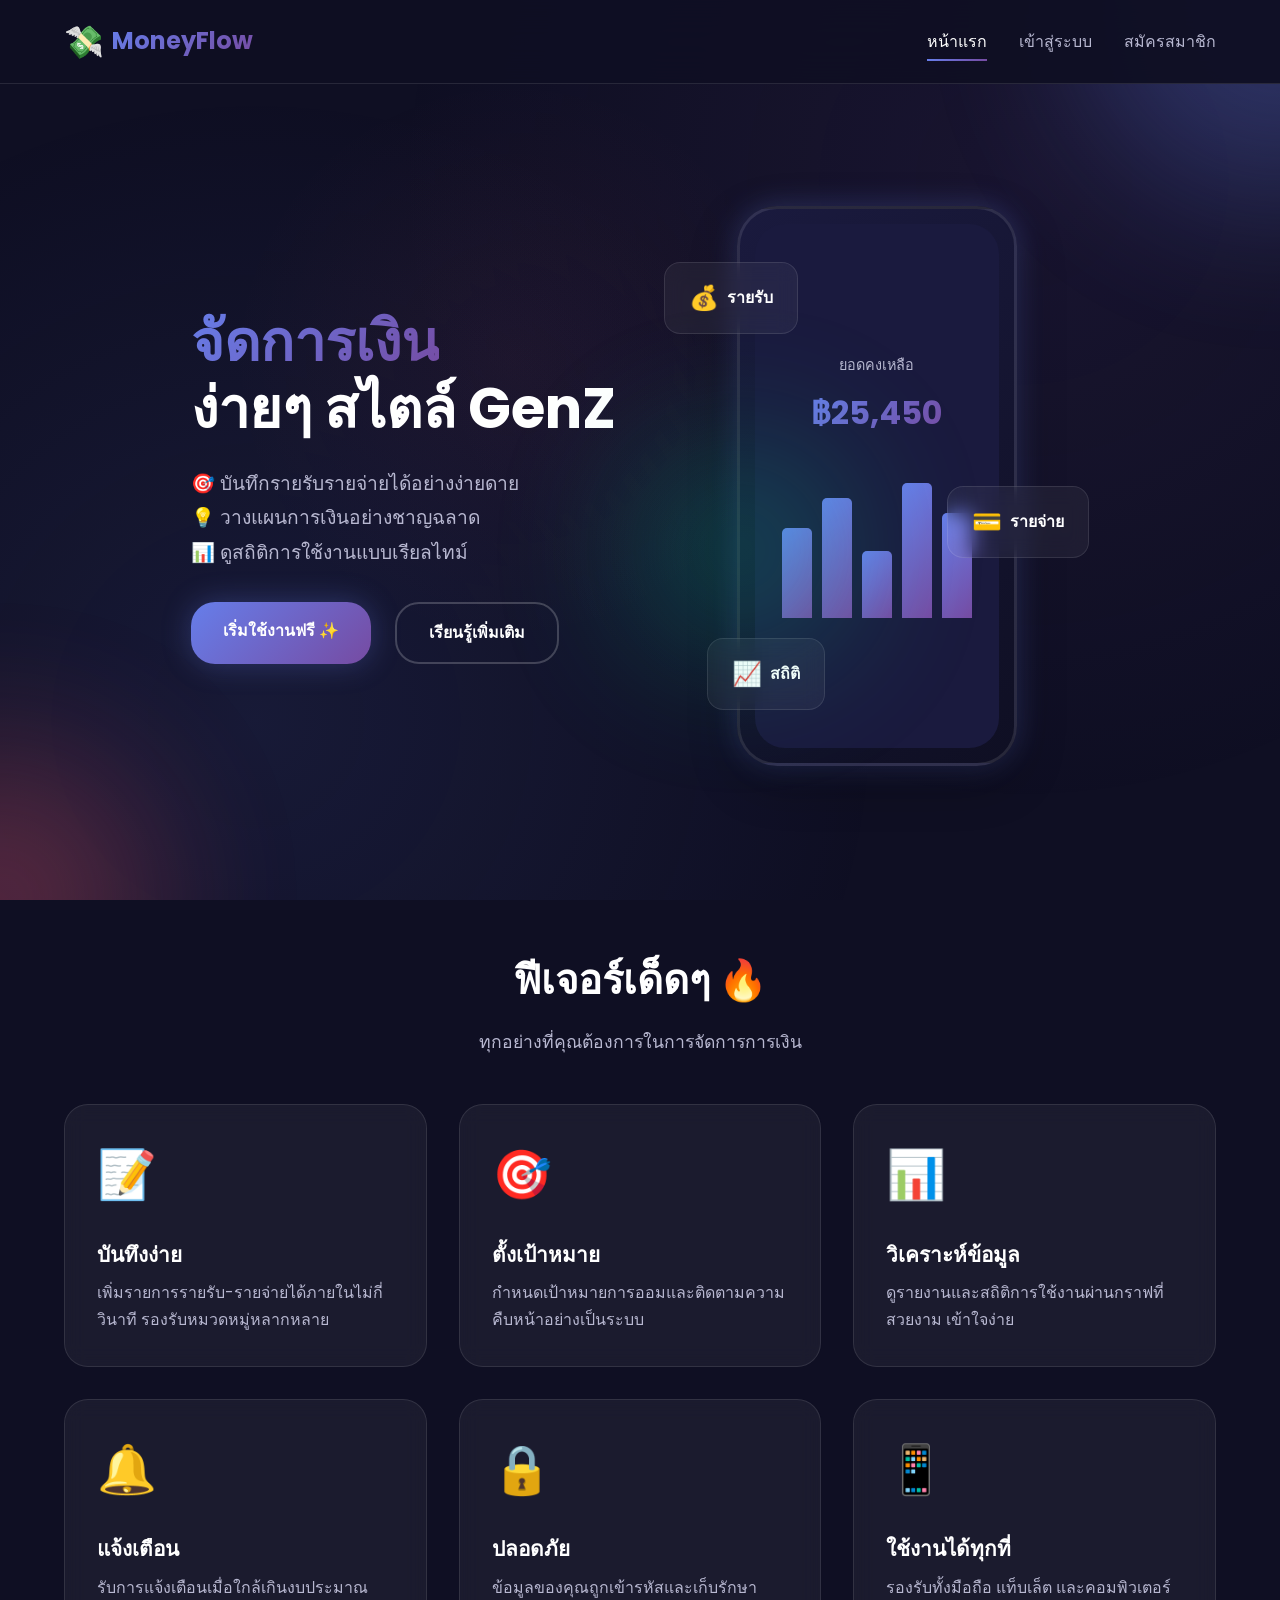
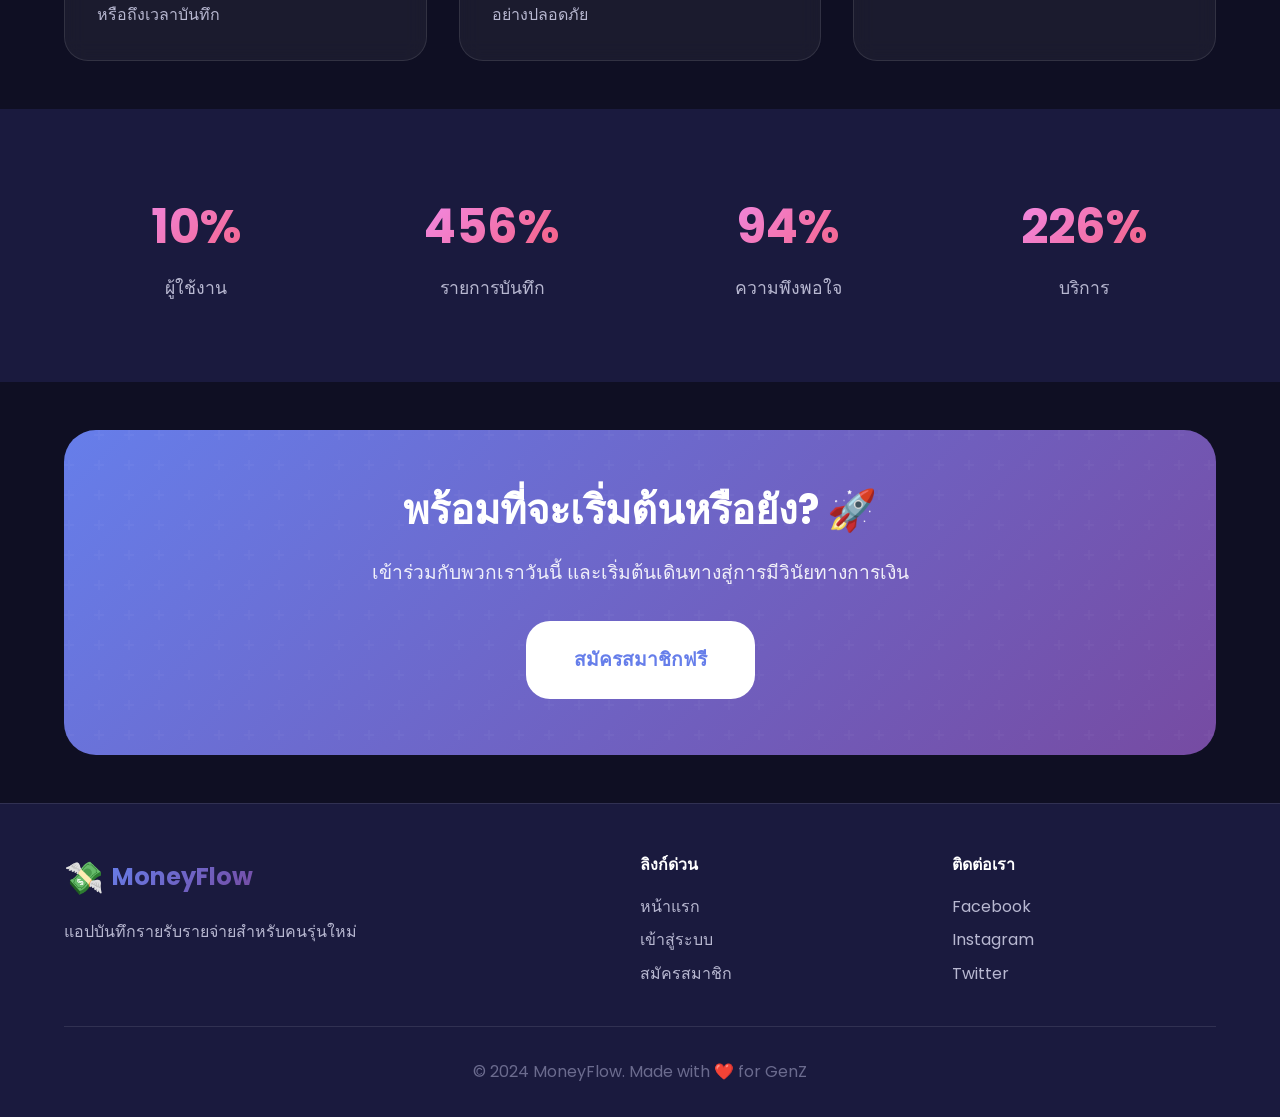
<file: src/index.html>
<!DOCTYPE html>
<html lang="th">
<head>
    <meta charset="UTF-8">
    <meta name="viewport" content="width=device-width, initial-scale=1.0">
    <title>MoneyFlow - บันทึกรายรับรายจ่ายสไตล์ GenZ</title>
    <link rel="preconnect" href="https://fonts.googleapis.com">
    <link rel="preconnect" href="https://fonts.gstatic.com" crossorigin>
    <link href="https://fonts.googleapis.com/css2?family=Kanit:wght@300;400;500;600;700&family=Poppins:wght@300;400;500;600;700&display=swap" rel="stylesheet">
    <link rel="stylesheet" href="styles.css">
</head>
<body>
    <!-- Navigation -->
    <nav class="navbar">
        <div class="nav-container">
            <div class="logo">
                <span class="logo-icon">💸</span>
                <span class="logo-text">MoneyFlow</span>
            </div>
            <ul class="nav-links">
                <li><a href="index.html" class="active">หน้าแรก</a></li>
                <li><a href="login.html">เข้าสู่ระบบ</a></li>
                <li><a href="register.html">สมัครสมาชิก</a></li>
            </ul>
            <div class="hamburger">
                <span></span>
                <span></span>
                <span></span>
            </div>
        </div>
    </nav>

    <!-- Hero Section -->
    <section class="hero">
        <div class="hero-container">
            <div class="hero-content">
                <h1 class="hero-title">
                    <span class="gradient-text">จัดการเงิน</span><br>
                    ง่ายๆ สไตล์ GenZ
                </h1>
                <p class="hero-subtitle">
                    🎯 บันทึกรายรับรายจ่ายได้อย่างง่ายดาย<br>
                    💡 วางแผนการเงินอย่างชาญฉลาด<br>
                    📊 ดูสถิติการใช้งานแบบเรียลไทม์
                </p>
                <div class="hero-buttons">
                    <a href="register.html" class="btn btn-primary">เริ่มใช้งานฟรี ✨</a>
                    <a href="#features" class="btn btn-secondary">เรียนรู้เพิ่มเติม</a>
                </div>
            </div>
            <div class="hero-image">
                <div class="floating-card card-1">
                    <span class="card-icon">💰</span>
                    <span class="card-text">รายรับ</span>
                </div>
                <div class="floating-card card-2">
                    <span class="card-icon">💳</span>
                    <span class="card-text">รายจ่าย</span>
                </div>
                <div class="floating-card card-3">
                    <span class="card-icon">📈</span>
                    <span class="card-text">สถิติ</span>
                </div>
                <div class="phone-mockup">
                    <div class="phone-screen">
                        <div class="app-header">
                            <span>ยอดคงเหลือ</span>
                        </div>
                        <div class="app-balance">฿25,450</div>
                        <div class="app-chart">
                            <div class="chart-bar" style="height: 60%"></div>
                            <div class="chart-bar" style="height: 80%"></div>
                            <div class="chart-bar" style="height: 45%"></div>
                            <div class="chart-bar" style="height: 90%"></div>
                            <div class="chart-bar" style="height: 70%"></div>
                        </div>
                    </div>
                </div>
            </div>
        </div>
        <div class="hero-bg-shapes">
            <div class="shape shape-1"></div>
            <div class="shape shape-2"></div>
            <div class="shape shape-3"></div>
        </div>
    </section>

    <!-- Features Section -->
    <section id="features" class="features">
        <div class="container">
            <h2 class="section-title">ฟีเจอร์เด็ดๆ 🔥</h2>
            <p class="section-subtitle">ทุกอย่างที่คุณต้องการในการจัดการการเงิน</p>
            
            <div class="features-grid">
                <div class="feature-card">
                    <div class="feature-icon">📝</div>
                    <h3>บันทึงง่าย</h3>
                    <p>เพิ่มรายการรายรับ-รายจ่ายได้ภายในไม่กี่วินาที รองรับหมวดหมู่หลากหลาย</p>
                </div>
                
                <div class="feature-card">
                    <div class="feature-icon">🎯</div>
                    <h3>ตั้งเป้าหมาย</h3>
                    <p>กำหนดเป้าหมายการออมและติดตามความคืบหน้าอย่างเป็นระบบ</p>
                </div>
                
                <div class="feature-card">
                    <div class="feature-icon">📊</div>
                    <h3>วิเคราะห์ข้อมูล</h3>
                    <p>ดูรายงานและสถิติการใช้งานผ่านกราฟที่สวยงาม เข้าใจง่าย</p>
                </div>
                
                <div class="feature-card">
                    <div class="feature-icon">🔔</div>
                    <h3>แจ้งเตือน</h3>
                    <p>รับการแจ้งเตือนเมื่อใกล้เกินงบประมาณหรือถึงเวลาบันทึก</p>
                </div>
                
                <div class="feature-card">
                    <div class="feature-icon">🔒</div>
                    <h3>ปลอดภัย</h3>
                    <p>ข้อมูลของคุณถูกเข้ารหัสและเก็บรักษาอย่างปลอดภัย</p>
                </div>
                
                <div class="feature-card">
                    <div class="feature-icon">📱</div>
                    <h3>ใช้งานได้ทุกที่</h3>
                    <p>รองรับทั้งมือถือ แท็บเล็ต และคอมพิวเตอร์</p>
                </div>
            </div>
        </div>
    </section>

    <!-- Stats Section -->
    <section class="stats">
        <div class="container">
            <div class="stats-grid">
                <div class="stat-item">
                    <div class="stat-number">10K+</div>
                    <div class="stat-label">ผู้ใช้งาน</div>
                </div>
                <div class="stat-item">
                    <div class="stat-number">500K+</div>
                    <div class="stat-label">รายการบันทึก</div>
                </div>
                <div class="stat-item">
                    <div class="stat-number">99%</div>
                    <div class="stat-label">ความพึงพอใจ</div>
                </div>
                <div class="stat-item">
                    <div class="stat-number">24/7</div>
                    <div class="stat-label">บริการ</div>
                </div>
            </div>
        </div>
    </section>

    <!-- CTA Section -->
    <section class="cta">
        <div class="container">
            <div class="cta-content">
                <h2>พร้อมที่จะเริ่มต้นหรือยัง? 🚀</h2>
                <p>เข้าร่วมกับพวกเราวันนี้ และเริ่มต้นเดินทางสู่การมีวินัยทางการเงิน</p>
                <a href="register.html" class="btn btn-large">สมัครสมาชิกฟรี</a>
            </div>
        </div>
    </section>

    <!-- Footer -->
    <footer class="footer">
        <div class="container">
            <div class="footer-content">
                <div class="footer-brand">
                    <div class="logo">
                        <span class="logo-icon">💸</span>
                        <span class="logo-text">MoneyFlow</span>
                    </div>
                    <p>แอปบันทึกรายรับรายจ่ายสำหรับคนรุ่นใหม่</p>
                </div>
                <div class="footer-links">
                    <h4>ลิงก์ด่วน</h4>
                    <ul>
                        <li><a href="index.html">หน้าแรก</a></li>
                        <li><a href="login.html">เข้าสู่ระบบ</a></li>
                        <li><a href="register.html">สมัครสมาชิก</a></li>
                    </ul>
                </div>
                <div class="footer-links">
                    <h4>ติดต่อเรา</h4>
                    <ul>
                        <li><a href="#">Facebook</a></li>
                        <li><a href="#">Instagram</a></li>
                        <li><a href="#">Twitter</a></li>
                    </ul>
                </div>
            </div>
            <div class="footer-bottom">
                <p>&copy; 2024 MoneyFlow. Made with ❤️ for GenZ</p>
            </div>
        </div>
    </footer>

    <script src="script.js"></script>
</body>
</html>
</file>
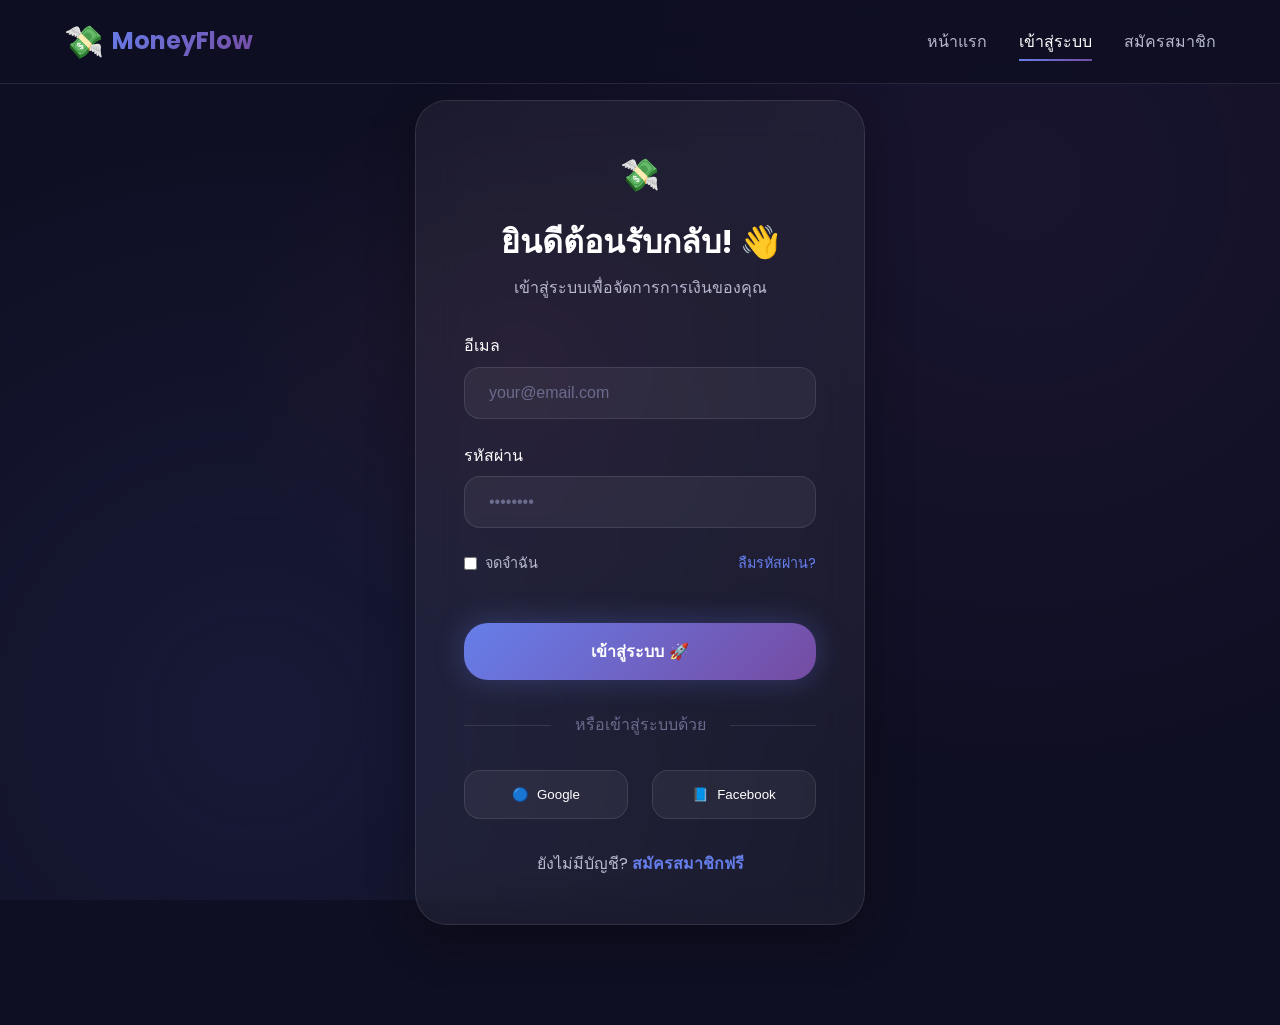
<file: src/dashboard.html>
<!DOCTYPE html>
<html lang="th">
<head>
    <meta charset="UTF-8">
    <meta name="viewport" content="width=device-width, initial-scale=1.0">
    <title>แดชบอร์ด - MoneyFlow</title>
    <link rel="preconnect" href="https://fonts.googleapis.com">
    <link rel="preconnect" href="https://fonts.gstatic.com" crossorigin>
    <link href="https://fonts.googleapis.com/css2?family=Kanit:wght@300;400;500;600;700&family=Poppins:wght@300;400;500;600;700&display=swap" rel="stylesheet">
    <link rel="stylesheet" href="styles.css">
</head>
<body>
    <!-- Navigation -->
    <nav class="navbar">
        <div class="nav-container">
            <div class="logo">
                <span class="logo-icon">💸</span>
                <span class="logo-text">MoneyFlow</span>
            </div>
            <ul class="nav-links">
                <li><a href="index.html">หน้าแรก</a></li>
                <li><a href="dashboard.html" class="active">แดชบอร์ด</a></li>
                <li><a href="#" onclick="logout()">ออกจากระบบ</a></li>
            </ul>
            <div class="hamburger">
                <span></span>
                <span></span>
                <span></span>
            </div>
        </div>
    </nav>

    <!-- Dashboard -->
    <section class="dashboard">
        <div class="container">
            <div class="dashboard-header">
                <div>
                    <h1 style="font-size: 2rem; margin-bottom: 0.5rem;">แดชบอร์ดของฉัน 🎯</h1>
                    <p style="color: var(--text-secondary);">ภาพรวมการเงินของคุณในเดือนนี้</p>
                </div>
                <button class="btn btn-primary" onclick="showAddTransactionModal()">
                    + เพิ่มรายการใหม่
                </button>
            </div>

            <!-- Summary Cards -->
            <div class="dashboard-grid">
                <div class="summary-card balance">
                    <div class="summary-label">ยอดคงเหลือ</div>
                    <div class="summary-amount">฿25,450</div>
                </div>

                <div class="summary-card income">
                    <div class="summary-label">รายรับเดือนนี้</div>
                    <div class="summary-amount positive">+฿45,000</div>
                </div>

                <div class="summary-card expense">
                    <div class="summary-label">รายจ่ายเดือนนี้</div>
                    <div class="summary-amount negative">-฿19,550</div>
                </div>
            </div>

            <!-- Recent Transactions -->
            <div style="margin-top: 2rem;">
                <h2 style="font-size: 1.5rem; margin-bottom: 1rem;">รายการล่าสุด 📝</h2>
                
                <div class="auth-card" style="max-width: 100%; padding: 0;">
                    <table style="width: 100%; border-collapse: collapse;">
                        <thead>
                            <tr style="border-bottom: 1px solid rgba(255,255,255,0.1);">
                                <th style="padding: 1rem; text-align: left; color: var(--text-secondary);">รายการ</th>
                                <th style="padding: 1rem; text-align: left; color: var(--text-secondary);">หมวดหมู่</th>
                                <th style="padding: 1rem; text-align: left; color: var(--text-secondary);">วันที่</th>
                                <th style="padding: 1rem; text-align: right; color: var(--text-secondary);">จำนวนเงิน</th>
                            </tr>
                        </thead>
                        <tbody id="transactionsTable">
                            <tr style="border-bottom: 1px solid rgba(255,255,255,0.05);">
                                <td style="padding: 1rem;">💼 เงินเดือน</td>
                                <td style="padding: 1rem;"><span style="background: rgba(0,217,165,0.1); color: var(--success-color); padding: 0.25rem 0.75rem; border-radius: 20px; font-size: 0.85rem;">รายรับ</span></td>
                                <td style="padding: 1rem; color: var(--text-secondary);">1 ม.ค. 2024</td>
                                <td style="padding: 1rem; text-align: right; color: var(--success-color); font-weight: 600;">+฿45,000</td>
                            </tr>
                            <tr style="border-bottom: 1px solid rgba(255,255,255,0.05);">
                                <td style="padding: 1rem;">🍜 ค่าอาหาร</td>
                                <td style="padding: 1rem;"><span style="background: rgba(252,129,129,0.1); color: var(--danger-color); padding: 0.25rem 0.75rem; border-radius: 20px; font-size: 0.85rem;">รายจ่าย</span></td>
                                <td style="padding: 1rem; color: var(--text-secondary);">2 ม.ค. 2024</td>
                                <td style="padding: 1rem; text-align: right; color: var(--danger-color); font-weight: 600;">-฿3,200</td>
                            </tr>
                            <tr style="border-bottom: 1px solid rgba(255,255,255,0.05);">
                                <td style="padding: 1rem;">🚕 ค่าเดินทาง</td>
                                <td style="padding: 1rem;"><span style="background: rgba(252,129,129,0.1); color: var(--danger-color); padding: 0.25rem 0.75rem; border-radius: 20px; font-size: 0.85rem;">รายจ่าย</span></td>
                                <td style="padding: 1rem; color: var(--text-secondary);">3 ม.ค. 2024</td>
                                <td style="padding: 1rem; text-align: right; color: var(--danger-color); font-weight: 600;">-฿1,500</td>
                            </tr>
                            <tr style="border-bottom: 1px solid rgba(255,255,255,0.05);">
                                <td style="padding: 1rem;">🛒 ช้อปปิ้ง</td>
                                <td style="padding: 1rem;"><span style="background: rgba(252,129,129,0.1); color: var(--danger-color); padding: 0.25rem 0.75rem; border-radius: 20px; font-size: 0.85rem;">รายจ่าย</span></td>
                                <td style="padding: 1rem; color: var(--text-secondary);">4 ม.ค. 2024</td>
                                <td style="padding: 1rem; text-align: right; color: var(--danger-color); font-weight: 600;">-฿5,850</td>
                            </tr>
                            <tr style="border-bottom: 1px solid rgba(255,255,255,0.05);">
                                <td style="padding: 1rem;">🎬 ดูหนัง</td>
                                <td style="padding: 1rem;"><span style="background: rgba(252,129,129,0.1); color: var(--danger-color); padding: 0.25rem 0.75rem; border-radius: 20px; font-size: 0.85rem;">รายจ่าย</span></td>
                                <td style="padding: 1rem; color: var(--text-secondary);">5 ม.ค. 2024</td>
                                <td style="padding: 1rem; text-align: right; color: var(--danger-color); font-weight: 600;">-฿900</td>
                            </tr>
                        </tbody>
                    </table>
                </div>
            </div>

            <!-- Quick Stats -->
            <div style="margin-top: 2rem;">
                <h2 style="font-size: 1.5rem; margin-bottom: 1rem;">สถิติการใช้จ่าย 📊</h2>
                <div class="dashboard-grid">
                    <div class="summary-card">
                        <h3 style="margin-bottom: 1rem;">หมวดหมู่ที่ใช้จ่ายมากที่สุด</h3>
                        <div style="display: flex; flex-direction: column; gap: 0.75rem;">
                            <div>
                                <div style="display: flex; justify-content: space-between; margin-bottom: 0.25rem;">
                                    <span>🍜 อาหาร</span>
                                    <span style="color: var(--text-secondary);">35%</span>
                                </div>
                                <div style="height: 8px; background: rgba(255,255,255,0.1); border-radius: 4px; overflow: hidden;">
                                    <div style="height: 100%; width: 35%; background: var(--primary-gradient);"></div>
                                </div>
                            </div>
                            <div>
                                <div style="display: flex; justify-content: space-between; margin-bottom: 0.25rem;">
                                    <span>🛒 ช้อปปิ้ง</span>
                                    <span style="color: var(--text-secondary);">30%</span>
                                </div>
                                <div style="height: 8px; background: rgba(255,255,255,0.1); border-radius: 4px; overflow: hidden;">
                                    <div style="height: 100%; width: 30%; background: var(--secondary-gradient);"></div>
                                </div>
                            </div>
                            <div>
                                <div style="display: flex; justify-content: space-between; margin-bottom: 0.25rem;">
                                    <span>🚕 เดินทาง</span>
                                    <span style="color: var(--text-secondary);">20%</span>
                                </div>
                                <div style="height: 8px; background: rgba(255,255,255,0.1); border-radius: 4px; overflow: hidden;">
                                    <div style="height: 100%; width: 20%; background: var(--accent-gradient);"></div>
                                </div>
                            </div>
                            <div>
                                <div style="display: flex; justify-content: space-between; margin-bottom: 0.25rem;">
                                    <span>🎬 ความบันเทิง</span>
                                    <span style="color: var(--text-secondary);">15%</span>
                                </div>
                                <div style="height: 8px; background: rgba(255,255,255,0.1); border-radius: 4px; overflow: hidden;">
                                    <div style="height: 100%; width: 15%; background: linear-gradient(135deg, #f093fb 0%, #f5576c 100%);"></div>
                                </div>
                            </div>
                        </div>
                    </div>

                    <div class="summary-card">
                        <h3 style="margin-bottom: 1rem;">เป้าหมายการออม</h3>
                        <div style="text-align: center; padding: 1rem;">
                            <div style="font-size: 2.5rem; font-weight: 700; background: var(--success-color); -webkit-background-clip: text; -webkit-text-fill-color: transparent; background-clip: text;">
                                ฿50,000
                            </div>
                            <p style="color: var(--text-secondary); margin: 0.5rem 0;">เป้าหมายปี 2024</p>
                            <div style="margin-top: 1rem;">
                                <div style="height: 12px; background: rgba(255,255,255,0.1); border-radius: 6px; overflow: hidden;">
                                    <div style="height: 100%; width: 51%; background: var(--success-color); border-radius: 6px;"></div>
                                </div>
                                <p style="color: var(--text-secondary); margin-top: 0.5rem; font-size: 0.9rem;">ออมแล้ว ฿25,450 จาก ฿50,000</p>
                            </div>
                        </div>
                    </div>
                </div>
            </div>
        </div>
    </section>

    <script src="script.js"></script>
    <script>
        // Check if user is logged in (mock implementation)
        const isLoggedIn = localStorage.getItem('isLoggedIn');
        if (!isLoggedIn) {
            window.location.href = 'login.html';
        }

        function logout() {
            localStorage.removeItem('isLoggedIn');
            window.location.href = 'index.html';
        }

        function showAddTransactionModal() {
            alert('ฟีเจอร์เพิ่มรายการกำลังจะมาเร็วๆ นี้! 🔜');
        }
    </script>
</body>
</html>
</file>
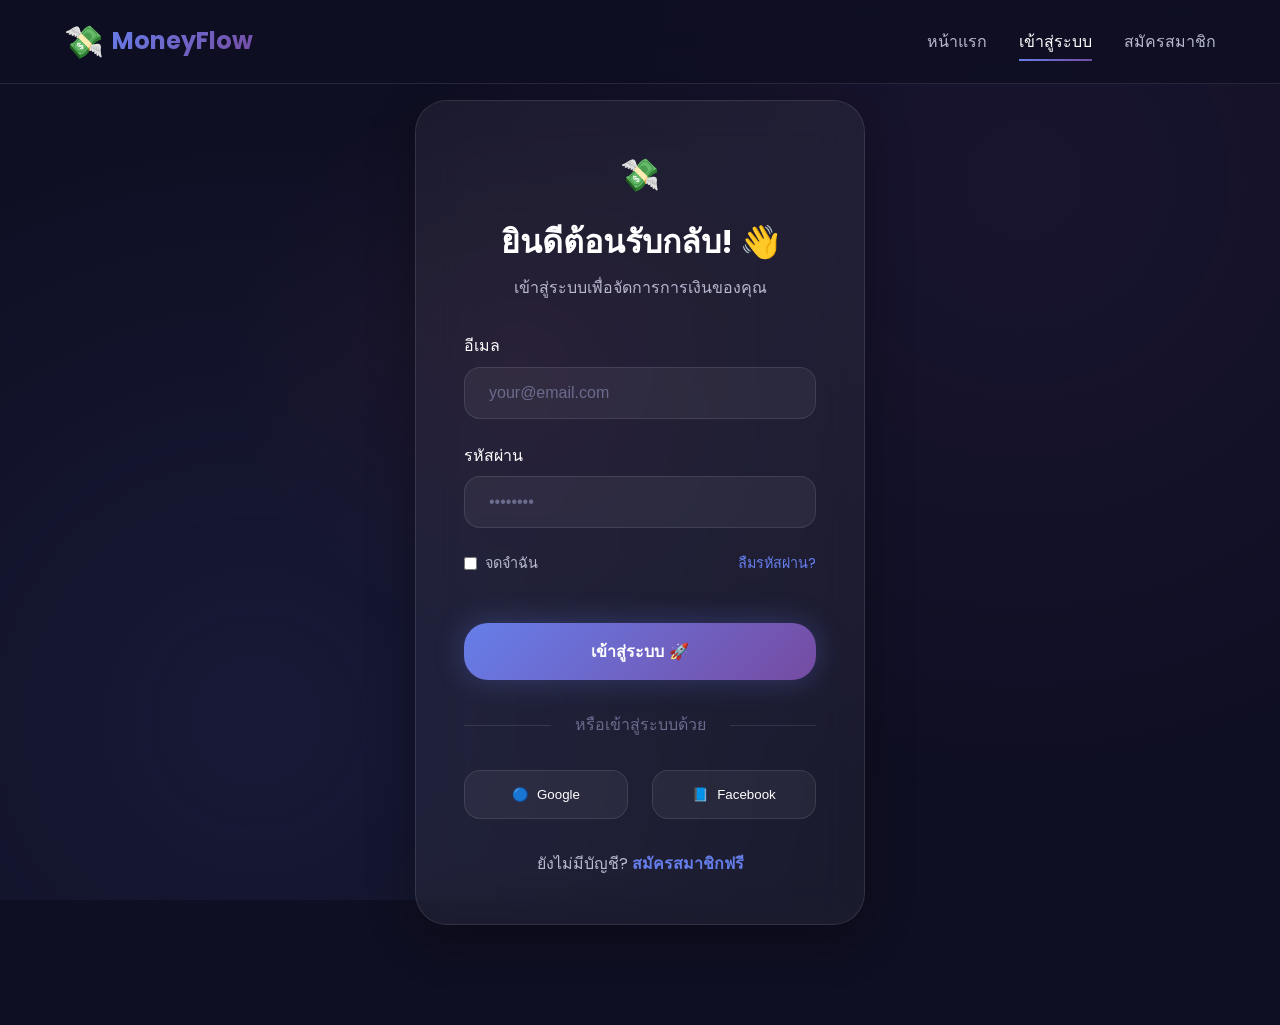
<file: src/login.html>
<!DOCTYPE html>
<html lang="th">
<head>
    <meta charset="UTF-8">
    <meta name="viewport" content="width=device-width, initial-scale=1.0">
    <title>เข้าสู่ระบบ - MoneyFlow</title>
    <link rel="preconnect" href="https://fonts.googleapis.com">
    <link rel="preconnect" href="https://fonts.gstatic.com" crossorigin>
    <link href="https://fonts.googleapis.com/css2?family=Kanit:wght@300;400;500;600;700&family=Poppins:wght@300;400;500;600;700&display=swap" rel="stylesheet">
    <link rel="stylesheet" href="styles.css">
</head>
<body>
    <!-- Navigation -->
    <nav class="navbar">
        <div class="nav-container">
            <div class="logo">
                <span class="logo-icon">💸</span>
                <span class="logo-text">MoneyFlow</span>
            </div>
            <ul class="nav-links">
                <li><a href="index.html">หน้าแรก</a></li>
                <li><a href="login.html" class="active">เข้าสู่ระบบ</a></li>
                <li><a href="register.html">สมัครสมาชิก</a></li>
            </ul>
            <div class="hamburger">
                <span></span>
                <span></span>
                <span></span>
            </div>
        </div>
    </nav>

    <!-- Login Form -->
    <section class="auth-container">
        <div class="auth-card">
            <div class="auth-header">
                <div class="logo" style="justify-content: center; margin-bottom: 1rem;">
                    <span class="logo-icon">💸</span>
                </div>
                <h1>ยินดีต้อนรับกลับ! 👋</h1>
                <p>เข้าสู่ระบบเพื่อจัดการการเงินของคุณ</p>
            </div>

            <form id="loginForm">
                <div class="form-group">
                    <label for="email">อีเมล</label>
                    <input 
                        type="email" 
                        id="email" 
                        name="email" 
                        placeholder="your@email.com" 
                        required
                    >
                </div>

                <div class="form-group">
                    <label for="password">รหัสผ่าน</label>
                    <input 
                        type="password" 
                        id="password" 
                        name="password" 
                        placeholder="••••••••" 
                        required
                    >
                </div>

                <div class="form-group" style="display: flex; justify-content: space-between; align-items: center;">
                    <label style="display: flex; align-items: center; gap: 0.5rem; margin: 0; cursor: pointer;">
                        <input type="checkbox" name="remember" style="width: auto;">
                        <span style="font-size: 0.9rem; color: var(--text-secondary);">จดจำฉัน</span>
                    </label>
                    <a href="#" style="color: var(--primary-color); font-size: 0.9rem; text-decoration: none;">ลืมรหัสผ่าน?</a>
                </div>

                <button type="submit" class="btn btn-primary auth-btn">
                    เข้าสู่ระบบ 🚀
                </button>
            </form>

            <div class="divider">
                <span>หรือเข้าสู่ระบบด้วย</span>
            </div>

            <div class="social-login">
                <button class="social-btn">
                    <span>🔵</span>
                    <span>Google</span>
                </button>
                <button class="social-btn">
                    <span>📘</span>
                    <span>Facebook</span>
                </button>
            </div>

            <div class="auth-footer">
                ยังไม่มีบัญชี? <a href="register.html">สมัครสมาชิกฟรี</a>
            </div>
        </div>
    </section>

    <script src="script.js"></script>
</body>
</html>
</file>
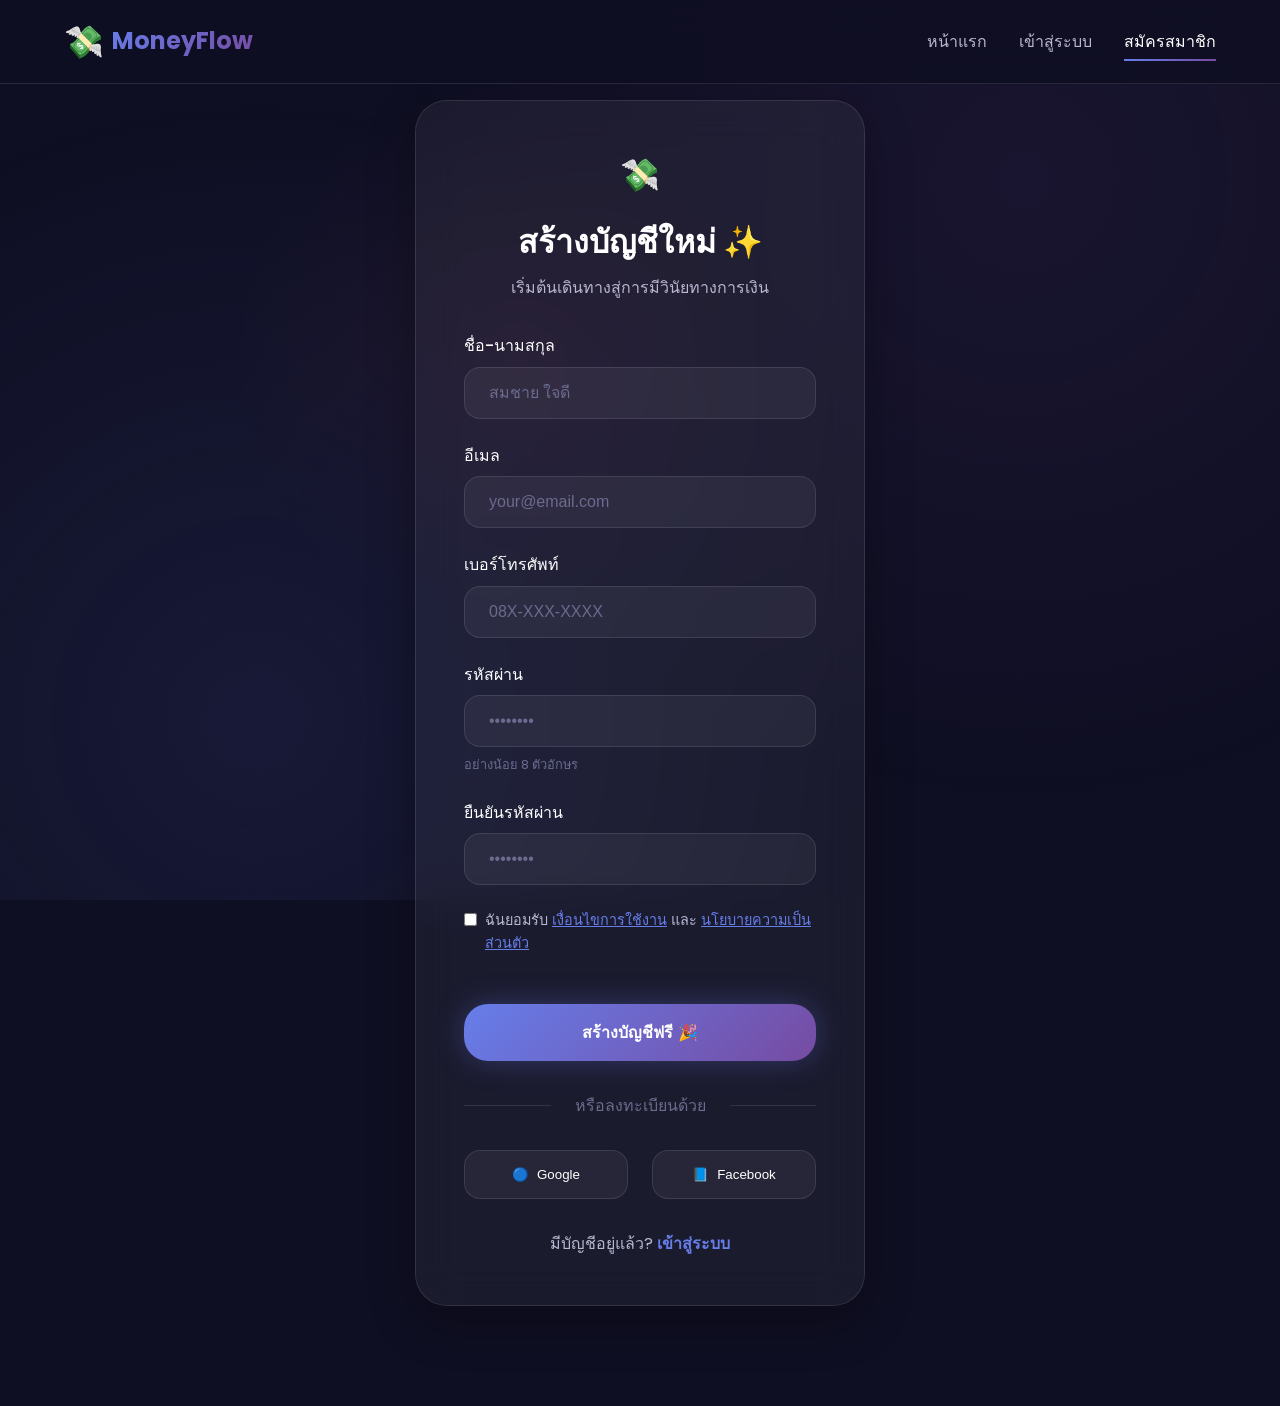
<file: src/register.html>
<!DOCTYPE html>
<html lang="th">
<head>
    <meta charset="UTF-8">
    <meta name="viewport" content="width=device-width, initial-scale=1.0">
    <title>สมัครสมาชิก - MoneyFlow</title>
    <link rel="preconnect" href="https://fonts.googleapis.com">
    <link rel="preconnect" href="https://fonts.gstatic.com" crossorigin>
    <link href="https://fonts.googleapis.com/css2?family=Kanit:wght@300;400;500;600;700&family=Poppins:wght@300;400;500;600;700&display=swap" rel="stylesheet">
    <link rel="stylesheet" href="styles.css">
</head>
<body>
    <!-- Navigation -->
    <nav class="navbar">
        <div class="nav-container">
            <div class="logo">
                <span class="logo-icon">💸</span>
                <span class="logo-text">MoneyFlow</span>
            </div>
            <ul class="nav-links">
                <li><a href="index.html">หน้าแรก</a></li>
                <li><a href="login.html">เข้าสู่ระบบ</a></li>
                <li><a href="register.html" class="active">สมัครสมาชิก</a></li>
            </ul>
            <div class="hamburger">
                <span></span>
                <span></span>
                <span></span>
            </div>
        </div>
    </nav>

    <!-- Register Form -->
    <section class="auth-container">
        <div class="auth-card">
            <div class="auth-header">
                <div class="logo" style="justify-content: center; margin-bottom: 1rem;">
                    <span class="logo-icon">💸</span>
                </div>
                <h1>สร้างบัญชีใหม่ ✨</h1>
                <p>เริ่มต้นเดินทางสู่การมีวินัยทางการเงิน</p>
            </div>

            <form id="registerForm">
                <div class="form-group">
                    <label for="fullname">ชื่อ-นามสกุล</label>
                    <input 
                        type="text" 
                        id="fullname" 
                        name="fullname" 
                        placeholder="สมชาย ใจดี" 
                        required
                    >
                </div>

                <div class="form-group">
                    <label for="email">อีเมล</label>
                    <input 
                        type="email" 
                        id="email" 
                        name="email" 
                        placeholder="your@email.com" 
                        required
                    >
                </div>

                <div class="form-group">
                    <label for="phone">เบอร์โทรศัพท์</label>
                    <input 
                        type="tel" 
                        id="phone" 
                        name="phone" 
                        placeholder="08X-XXX-XXXX" 
                        pattern="[0-9]{10}"
                        required
                    >
                </div>

                <div class="form-group">
                    <label for="password">รหัสผ่าน</label>
                    <input 
                        type="password" 
                        id="password" 
                        name="password" 
                        placeholder="••••••••" 
                        minlength="8"
                        required
                    >
                    <small style="color: var(--text-muted); font-size: 0.8rem; margin-top: 0.5rem; display: block;">
                        อย่างน้อย 8 ตัวอักษร
                    </small>
                </div>

                <div class="form-group">
                    <label for="confirmPassword">ยืนยันรหัสผ่าน</label>
                    <input 
                        type="password" 
                        id="confirmPassword" 
                        name="confirmPassword" 
                        placeholder="••••••••" 
                        required
                    >
                </div>

                <div class="form-group">
                    <label style="display: flex; align-items: flex-start; gap: 0.5rem; cursor: pointer;">
                        <input type="checkbox" name="terms" style="width: auto; margin-top: 0.2rem;" required>
                        <span style="font-size: 0.9rem; color: var(--text-secondary);">
                            ฉันยอมรับ <a href="#" style="color: var(--primary-color);">เงื่อนไขการใช้งาน</a> และ <a href="#" style="color: var(--primary-color);">นโยบายความเป็นส่วนตัว</a>
                        </span>
                    </label>
                </div>

                <button type="submit" class="btn btn-primary auth-btn">
                    สร้างบัญชีฟรี 🎉
                </button>
            </form>

            <div class="divider">
                <span>หรือลงทะเบียนด้วย</span>
            </div>

            <div class="social-login">
                <button class="social-btn">
                    <span>🔵</span>
                    <span>Google</span>
                </button>
                <button class="social-btn">
                    <span>📘</span>
                    <span>Facebook</span>
                </button>
            </div>

            <div class="auth-footer">
                มีบัญชีอยู่แล้ว? <a href="login.html">เข้าสู่ระบบ</a>
            </div>
        </div>
    </section>

    <script src="script.js"></script>
</body>
</html>
</file>
<file: src/styles.css>
/* ========================================
   MoneyFlow - GenZ Style Expense Tracker
   Modern, Vibrant, Youthful Design
   ======================================== */

:root {
    /* Color Palette - GenZ Vibes */
    --primary-gradient: linear-gradient(135deg, #667eea 0%, #764ba2 100%);
    --secondary-gradient: linear-gradient(135deg, #f093fb 0%, #f5576c 100%);
    --accent-gradient: linear-gradient(135deg, #4facfe 0%, #00f2fe 100%);
    
    --primary-color: #667eea;
    --secondary-color: #764ba2;
    --accent-color: #f5576c;
    --success-color: #00d9a5;
    --warning-color: #f6e05e;
    --danger-color: #fc8181;
    
    --bg-primary: #0f0f23;
    --bg-secondary: #1a1a3e;
    --bg-card: rgba(255, 255, 255, 0.05);
    --text-primary: #ffffff;
    --text-secondary: #b8b8d1;
    --text-muted: #6b6b8e;
    
    /* Typography */
    --font-thai: 'Kanit', sans-serif;
    --font-en: 'Poppins', sans-serif;
    
    /* Spacing */
    --spacing-xs: 0.5rem;
    --spacing-sm: 1rem;
    --spacing-md: 1.5rem;
    --spacing-lg: 2rem;
    --spacing-xl: 3rem;
    
    /* Border Radius */
    --radius-sm: 8px;
    --radius-md: 16px;
    --radius-lg: 24px;
    --radius-xl: 32px;
    
    /* Shadows */
    --shadow-sm: 0 2px 8px rgba(0, 0, 0, 0.1);
    --shadow-md: 0 8px 24px rgba(0, 0, 0, 0.2);
    --shadow-lg: 0 16px 48px rgba(0, 0, 0, 0.3);
    --shadow-glow: 0 0 30px rgba(102, 126, 234, 0.3);
}

* {
    margin: 0;
    padding: 0;
    box-sizing: border-box;
}

body {
    font-family: var(--font-en);
    background: var(--bg-primary);
    color: var(--text-primary);
    line-height: 1.6;
    overflow-x: hidden;
    position: relative;
}

body::before {
    content: '';
    position: fixed;
    top: 0;
    left: 0;
    width: 100%;
    height: 100%;
    background: 
        radial-gradient(circle at 20% 80%, rgba(102, 126, 234, 0.1) 0%, transparent 50%),
        radial-gradient(circle at 80% 20%, rgba(118, 75, 162, 0.1) 0%, transparent 50%),
        radial-gradient(circle at 40% 40%, rgba(245, 87, 108, 0.05) 0%, transparent 30%);
    z-index: -1;
    pointer-events: none;
}

.container {
    max-width: 1200px;
    margin: 0 auto;
    padding: 0 var(--spacing-md);
}

/* ========================================
   Navigation
   ======================================== */
.navbar {
    position: fixed;
    top: 0;
    left: 0;
    width: 100%;
    background: rgba(15, 15, 35, 0.95);
    backdrop-filter: blur(20px);
    border-bottom: 1px solid rgba(255, 255, 255, 0.1);
    z-index: 1000;
    padding: var(--spacing-sm) 0;
}

.nav-container {
    max-width: 1200px;
    margin: 0 auto;
    padding: 0 var(--spacing-md);
    display: flex;
    justify-content: space-between;
    align-items: center;
}

.logo {
    display: flex;
    align-items: center;
    gap: var(--spacing-xs);
    font-size: 1.5rem;
    font-weight: 700;
    cursor: pointer;
}

.logo-icon {
    font-size: 2rem;
    animation: bounce 2s infinite;
}

.logo-text {
    background: var(--primary-gradient);
    -webkit-background-clip: text;
    -webkit-text-fill-color: transparent;
    background-clip: text;
}

.nav-links {
    display: flex;
    list-style: none;
    gap: var(--spacing-lg);
}

.nav-links a {
    color: var(--text-secondary);
    text-decoration: none;
    font-weight: 500;
    transition: all 0.3s ease;
    position: relative;
    padding: var(--spacing-xs) 0;
}

.nav-links a::after {
    content: '';
    position: absolute;
    bottom: 0;
    left: 0;
    width: 0;
    height: 2px;
    background: var(--primary-gradient);
    transition: width 0.3s ease;
}

.nav-links a:hover,
.nav-links a.active {
    color: var(--text-primary);
}

.nav-links a:hover::after,
.nav-links a.active::after {
    width: 100%;
}

.hamburger {
    display: none;
    flex-direction: column;
    gap: 5px;
    cursor: pointer;
}

.hamburger span {
    width: 25px;
    height: 3px;
    background: var(--text-primary);
    border-radius: 2px;
    transition: all 0.3s ease;
}

/* ========================================
   Hero Section
   ======================================== */
.hero {
    min-height: 100vh;
    display: flex;
    align-items: center;
    padding: 120px 0 var(--spacing-xl);
    position: relative;
    overflow: hidden;
}

.hero-container {
    max-width: 1200px;
    margin: 0 auto;
    padding: 0 var(--spacing-md);
    display: grid;
    grid-template-columns: 1fr 1fr;
    gap: var(--spacing-xl);
    align-items: center;
}

.hero-title {
    font-size: 3.5rem;
    font-weight: 700;
    line-height: 1.2;
    margin-bottom: var(--spacing-md);
}

.gradient-text {
    background: var(--primary-gradient);
    -webkit-background-clip: text;
    -webkit-text-fill-color: transparent;
    background-clip: text;
}

.hero-subtitle {
    font-size: 1.2rem;
    color: var(--text-secondary);
    margin-bottom: var(--spacing-lg);
    line-height: 1.8;
}

.hero-buttons {
    display: flex;
    gap: var(--spacing-md);
    flex-wrap: wrap;
}

.btn {
    display: inline-block;
    padding: var(--spacing-sm) var(--spacing-lg);
    border-radius: var(--radius-lg);
    text-decoration: none;
    font-weight: 600;
    font-size: 1rem;
    transition: all 0.3s ease;
    cursor: pointer;
    border: none;
    position: relative;
    overflow: hidden;
}

.btn-primary {
    background: var(--primary-gradient);
    color: white;
    box-shadow: var(--shadow-glow);
}

.btn-primary:hover {
    transform: translateY(-3px);
    box-shadow: 0 10px 40px rgba(102, 126, 234, 0.4);
}

.btn-secondary {
    background: transparent;
    color: var(--text-primary);
    border: 2px solid rgba(255, 255, 255, 0.2);
}

.btn-secondary:hover {
    border-color: var(--primary-color);
    background: rgba(102, 126, 234, 0.1);
}

.btn-large {
    padding: var(--spacing-md) var(--spacing-xl);
    font-size: 1.2rem;
}

/* Hero Image & Animations */
.hero-image {
    position: relative;
    display: flex;
    justify-content: center;
    align-items: center;
}

.phone-mockup {
    width: 280px;
    height: 560px;
    background: linear-gradient(145deg, #1a1a3e, #0f0f23);
    border-radius: 40px;
    border: 3px solid rgba(255, 255, 255, 0.1);
    padding: 15px;
    box-shadow: var(--shadow-lg), var(--shadow-glow);
    animation: float 3s ease-in-out infinite;
}

.phone-screen {
    background: var(--bg-secondary);
    border-radius: 30px;
    padding: 20px;
    height: 100%;
    display: flex;
    flex-direction: column;
    justify-content: center;
    align-items: center;
}

.app-header {
    color: var(--text-secondary);
    font-size: 0.9rem;
    margin-bottom: 10px;
}

.app-balance {
    font-size: 2rem;
    font-weight: 700;
    background: var(--primary-gradient);
    -webkit-background-clip: text;
    -webkit-text-fill-color: transparent;
    background-clip: text;
    margin-bottom: 30px;
}

.app-chart {
    display: flex;
    align-items: flex-end;
    gap: 10px;
    height: 150px;
}

.chart-bar {
    width: 30px;
    background: var(--primary-gradient);
    border-radius: 5px 5px 0 0;
    animation: growUp 1s ease-out forwards;
}

.floating-card {
    position: absolute;
    background: var(--bg-card);
    backdrop-filter: blur(10px);
    border: 1px solid rgba(255, 255, 255, 0.1);
    border-radius: var(--radius-md);
    padding: var(--spacing-sm) var(--spacing-md);
    display: flex;
    align-items: center;
    gap: var(--spacing-xs);
    animation: float 3s ease-in-out infinite;
}

.card-1 {
    top: 10%;
    left: 0;
    animation-delay: 0s;
}

.card-2 {
    top: 50%;
    right: 0;
    animation-delay: 1s;
}

.card-3 {
    bottom: 10%;
    left: 10%;
    animation-delay: 2s;
}

.card-icon {
    font-size: 1.5rem;
}

.card-text {
    font-weight: 600;
    color: var(--text-primary);
}

/* Background Shapes */
.hero-bg-shapes {
    position: absolute;
    top: 0;
    left: 0;
    width: 100%;
    height: 100%;
    pointer-events: none;
    overflow: hidden;
}

.shape {
    position: absolute;
    border-radius: 50%;
    filter: blur(80px);
    opacity: 0.3;
}

.shape-1 {
    width: 400px;
    height: 400px;
    background: var(--primary-color);
    top: -200px;
    right: -200px;
    animation: pulse 4s ease-in-out infinite;
}

.shape-2 {
    width: 300px;
    height: 300px;
    background: var(--accent-color);
    bottom: -150px;
    left: -150px;
    animation: pulse 5s ease-in-out infinite reverse;
}

.shape-3 {
    width: 200px;
    height: 200px;
    background: var(--success-color);
    top: 50%;
    left: 50%;
    animation: pulse 6s ease-in-out infinite;
}

/* ========================================
   Features Section
   ======================================== */
.features {
    padding: var(--spacing-xl) 0;
}

.section-title {
    font-size: 2.5rem;
    text-align: center;
    margin-bottom: var(--spacing-sm);
}

.section-subtitle {
    text-align: center;
    color: var(--text-secondary);
    margin-bottom: var(--spacing-xl);
    font-size: 1.1rem;
}

.features-grid {
    display: grid;
    grid-template-columns: repeat(auto-fit, minmax(300px, 1fr));
    gap: var(--spacing-lg);
}

.feature-card {
    background: var(--bg-card);
    backdrop-filter: blur(10px);
    border: 1px solid rgba(255, 255, 255, 0.1);
    border-radius: var(--radius-lg);
    padding: var(--spacing-lg);
    transition: all 0.3s ease;
    cursor: pointer;
}

.feature-card:hover {
    transform: translateY(-10px);
    border-color: var(--primary-color);
    box-shadow: var(--shadow-glow);
}

.feature-icon {
    font-size: 3rem;
    margin-bottom: var(--spacing-md);
}

.feature-card h3 {
    font-size: 1.3rem;
    margin-bottom: var(--spacing-xs);
    color: var(--text-primary);
}

.feature-card p {
    color: var(--text-secondary);
    line-height: 1.7;
}

/* ========================================
   Stats Section
   ======================================== */
.stats {
    padding: var(--spacing-xl) 0;
    background: var(--bg-secondary);
}

.stats-grid {
    display: grid;
    grid-template-columns: repeat(auto-fit, minmax(200px, 1fr));
    gap: var(--spacing-lg);
    text-align: center;
}

.stat-item {
    padding: var(--spacing-lg);
}

.stat-number {
    font-size: 3rem;
    font-weight: 700;
    background: var(--secondary-gradient);
    -webkit-background-clip: text;
    -webkit-text-fill-color: transparent;
    background-clip: text;
    margin-bottom: var(--spacing-xs);
}

.stat-label {
    color: var(--text-secondary);
    font-size: 1.1rem;
}

/* ========================================
   CTA Section
   ======================================== */
.cta {
    padding: var(--spacing-xl) 0;
}

.cta-content {
    background: var(--primary-gradient);
    border-radius: var(--radius-xl);
    padding: var(--spacing-xl);
    text-align: center;
    position: relative;
    overflow: hidden;
}

.cta-content::before {
    content: '';
    position: absolute;
    top: 0;
    left: 0;
    width: 100%;
    height: 100%;
    background: url("data:image/svg+xml,%3Csvg width='60' height='60' viewBox='0 0 60 60' xmlns='http://www.w3.org/2000/svg'%3E%3Cg fill='none' fill-rule='evenodd'%3E%3Cg fill='%23ffffff' fill-opacity='0.1'%3E%3Cpath d='M36 34v-4h-2v4h-4v2h4v4h2v-4h4v-2h-4zm0-30V0h-2v4h-4v2h4v4h2V6h4V4h-4zM6 34v-4H4v4H0v2h4v4h2v-4h4v-2H6zM6 4V0H4v4H0v2h4v4h2V6h4V4H6z'/%3E%3C/g%3E%3C/g%3E%3C/svg%3E");
    opacity: 0.3;
}

.cta-content h2 {
    font-size: 2.5rem;
    margin-bottom: var(--spacing-sm);
    position: relative;
}

.cta-content p {
    font-size: 1.2rem;
    margin-bottom: var(--spacing-lg);
    opacity: 0.9;
    position: relative;
}

.cta .btn {
    background: white;
    color: var(--primary-color);
    position: relative;
}

.cta .btn:hover {
    transform: scale(1.05);
}

/* ========================================
   Footer
   ======================================== */
.footer {
    background: var(--bg-secondary);
    padding: var(--spacing-xl) 0 var(--spacing-lg);
    border-top: 1px solid rgba(255, 255, 255, 0.1);
}

.footer-content {
    display: grid;
    grid-template-columns: 2fr 1fr 1fr;
    gap: var(--spacing-xl);
    margin-bottom: var(--spacing-lg);
}

.footer-brand p {
    color: var(--text-secondary);
    margin-top: var(--spacing-sm);
}

.footer-links h4 {
    margin-bottom: var(--spacing-sm);
    color: var(--text-primary);
}

.footer-links ul {
    list-style: none;
}

.footer-links li {
    margin-bottom: var(--spacing-xs);
}

.footer-links a {
    color: var(--text-secondary);
    text-decoration: none;
    transition: color 0.3s ease;
}

.footer-links a:hover {
    color: var(--primary-color);
}

.footer-bottom {
    text-align: center;
    padding-top: var(--spacing-lg);
    border-top: 1px solid rgba(255, 255, 255, 0.1);
    color: var(--text-muted);
}

/* ========================================
   Login & Register Pages
   ======================================== */
.auth-container {
    min-height: 100vh;
    display: flex;
    align-items: center;
    justify-content: center;
    padding: 100px var(--spacing-md);
}

.auth-card {
    background: var(--bg-card);
    backdrop-filter: blur(20px);
    border: 1px solid rgba(255, 255, 255, 0.1);
    border-radius: var(--radius-xl);
    padding: var(--spacing-xl);
    width: 100%;
    max-width: 450px;
    box-shadow: var(--shadow-lg);
}

.auth-header {
    text-align: center;
    margin-bottom: var(--spacing-lg);
}

.auth-header h1 {
    font-size: 2rem;
    margin-bottom: var(--spacing-xs);
}

.auth-header p {
    color: var(--text-secondary);
}

.form-group {
    margin-bottom: var(--spacing-md);
}

.form-group label {
    display: block;
    margin-bottom: var(--spacing-xs);
    color: var(--text-primary);
    font-weight: 500;
}

.form-group input {
    width: 100%;
    padding: var(--spacing-sm) var(--spacing-md);
    background: rgba(255, 255, 255, 0.05);
    border: 1px solid rgba(255, 255, 255, 0.1);
    border-radius: var(--radius-md);
    color: var(--text-primary);
    font-size: 1rem;
    transition: all 0.3s ease;
}

.form-group input:focus {
    outline: none;
    border-color: var(--primary-color);
    box-shadow: 0 0 0 3px rgba(102, 126, 234, 0.1);
}

.form-group input::placeholder {
    color: var(--text-muted);
}

.auth-btn {
    width: 100%;
    padding: var(--spacing-sm);
    margin-top: var(--spacing-md);
}

.auth-footer {
    text-align: center;
    margin-top: var(--spacing-lg);
    color: var(--text-secondary);
}

.auth-footer a {
    color: var(--primary-color);
    text-decoration: none;
    font-weight: 600;
}

.auth-footer a:hover {
    text-decoration: underline;
}

.divider {
    display: flex;
    align-items: center;
    margin: var(--spacing-lg) 0;
    color: var(--text-muted);
}

.divider::before,
.divider::after {
    content: '';
    flex: 1;
    height: 1px;
    background: rgba(255, 255, 255, 0.1);
}

.divider span {
    padding: 0 var(--spacing-md);
}

.social-login {
    display: flex;
    gap: var(--spacing-md);
}

.social-btn {
    flex: 1;
    display: flex;
    align-items: center;
    justify-content: center;
    gap: var(--spacing-xs);
    padding: var(--spacing-sm);
    background: rgba(255, 255, 255, 0.05);
    border: 1px solid rgba(255, 255, 255, 0.1);
    border-radius: var(--radius-md);
    color: var(--text-primary);
    cursor: pointer;
    transition: all 0.3s ease;
}

.social-btn:hover {
    background: rgba(255, 255, 255, 0.1);
    transform: translateY(-2px);
}

/* ========================================
   Dashboard (Preview)
   ======================================== */
.dashboard {
    padding: 100px 0 var(--spacing-xl);
    min-height: 100vh;
}

.dashboard-header {
    display: flex;
    justify-content: space-between;
    align-items: center;
    margin-bottom: var(--spacing-xl);
}

.dashboard-grid {
    display: grid;
    grid-template-columns: repeat(auto-fit, minmax(300px, 1fr));
    gap: var(--spacing-lg);
}

.summary-card {
    background: var(--bg-card);
    backdrop-filter: blur(10px);
    border: 1px solid rgba(255, 255, 255, 0.1);
    border-radius: var(--radius-lg);
    padding: var(--spacing-lg);
}

.summary-card.income {
    border-left: 4px solid var(--success-color);
}

.summary-card.expense {
    border-left: 4px solid var(--danger-color);
}

.summary-card.balance {
    border-left: 4px solid var(--primary-color);
}

.summary-label {
    color: var(--text-secondary);
    font-size: 0.9rem;
    margin-bottom: var(--spacing-xs);
}

.summary-amount {
    font-size: 2rem;
    font-weight: 700;
}

.summary-amount.positive {
    color: var(--success-color);
}

.summary-amount.negative {
    color: var(--danger-color);
}

/* ========================================
   Animations
   ======================================== */
@keyframes float {
    0%, 100% {
        transform: translateY(0);
    }
    50% {
        transform: translateY(-20px);
    }
}

@keyframes pulse {
    0%, 100% {
        transform: scale(1);
        opacity: 0.3;
    }
    50% {
        transform: scale(1.1);
        opacity: 0.5;
    }
}

@keyframes bounce {
    0%, 100% {
        transform: translateY(0);
    }
    50% {
        transform: translateY(-10px);
    }
}

@keyframes growUp {
    from {
        height: 0;
    }
}

/* ========================================
   Responsive Design
   ======================================== */
@media (max-width: 968px) {
    .hero-container {
        grid-template-columns: 1fr;
        text-align: center;
    }
    
    .hero-title {
        font-size: 2.5rem;
    }
    
    .hero-buttons {
        justify-content: center;
    }
    
    .hero-image {
        order: -1;
    }
    
    .phone-mockup {
        width: 240px;
        height: 480px;
    }
    
    .floating-card {
        display: none;
    }
    
    .footer-content {
        grid-template-columns: 1fr;
        text-align: center;
    }
}

@media (max-width: 768px) {
    .nav-links {
        display: none;
    }
    
    .hamburger {
        display: flex;
    }
    
    .features-grid {
        grid-template-columns: 1fr;
    }
    
    .stats-grid {
        grid-template-columns: repeat(2, 1fr);
    }
    
    .section-title {
        font-size: 2rem;
    }
    
    .cta-content h2 {
        font-size: 1.8rem;
    }
}

@media (max-width: 480px) {
    .hero-title {
        font-size: 2rem;
    }
    
    .hero-subtitle {
        font-size: 1rem;
    }
    
    .btn {
        width: 100%;
        text-align: center;
    }
    
    .auth-card {
        padding: var(--spacing-lg);
    }
}
</file>
